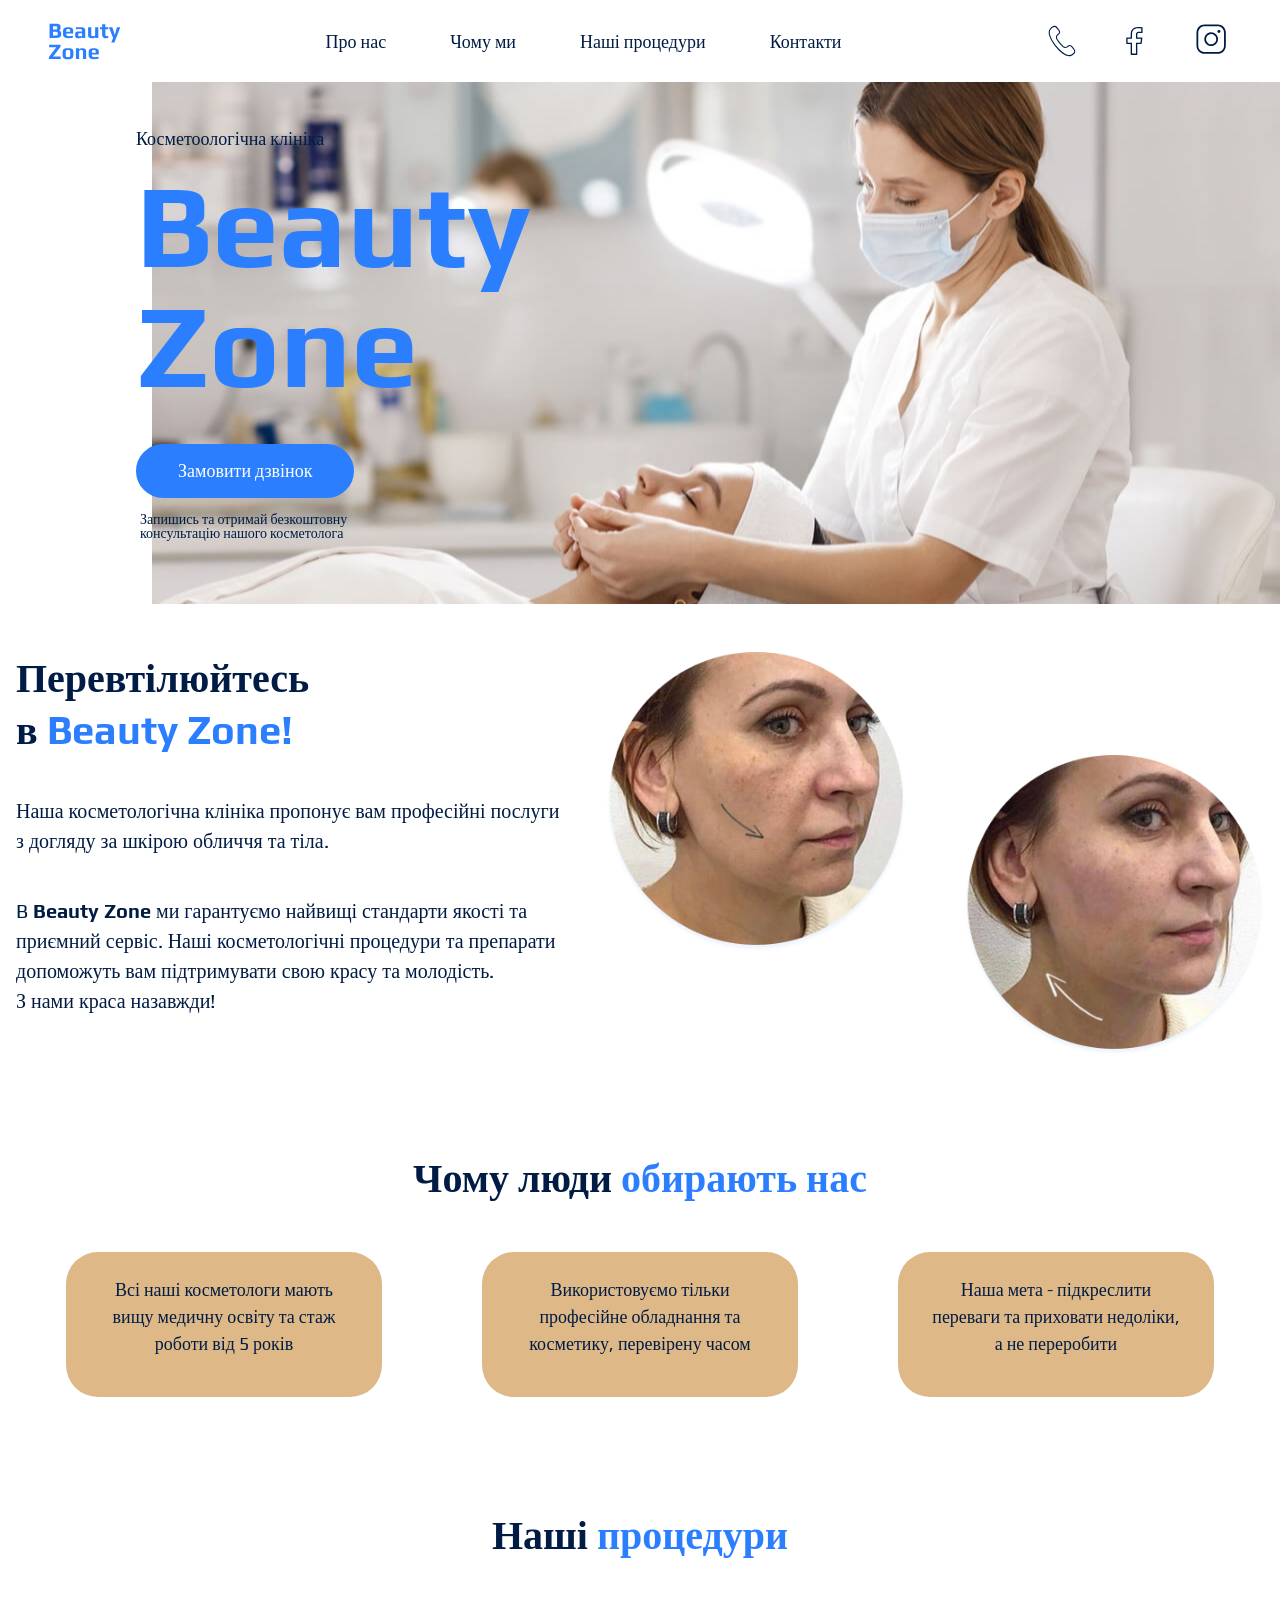
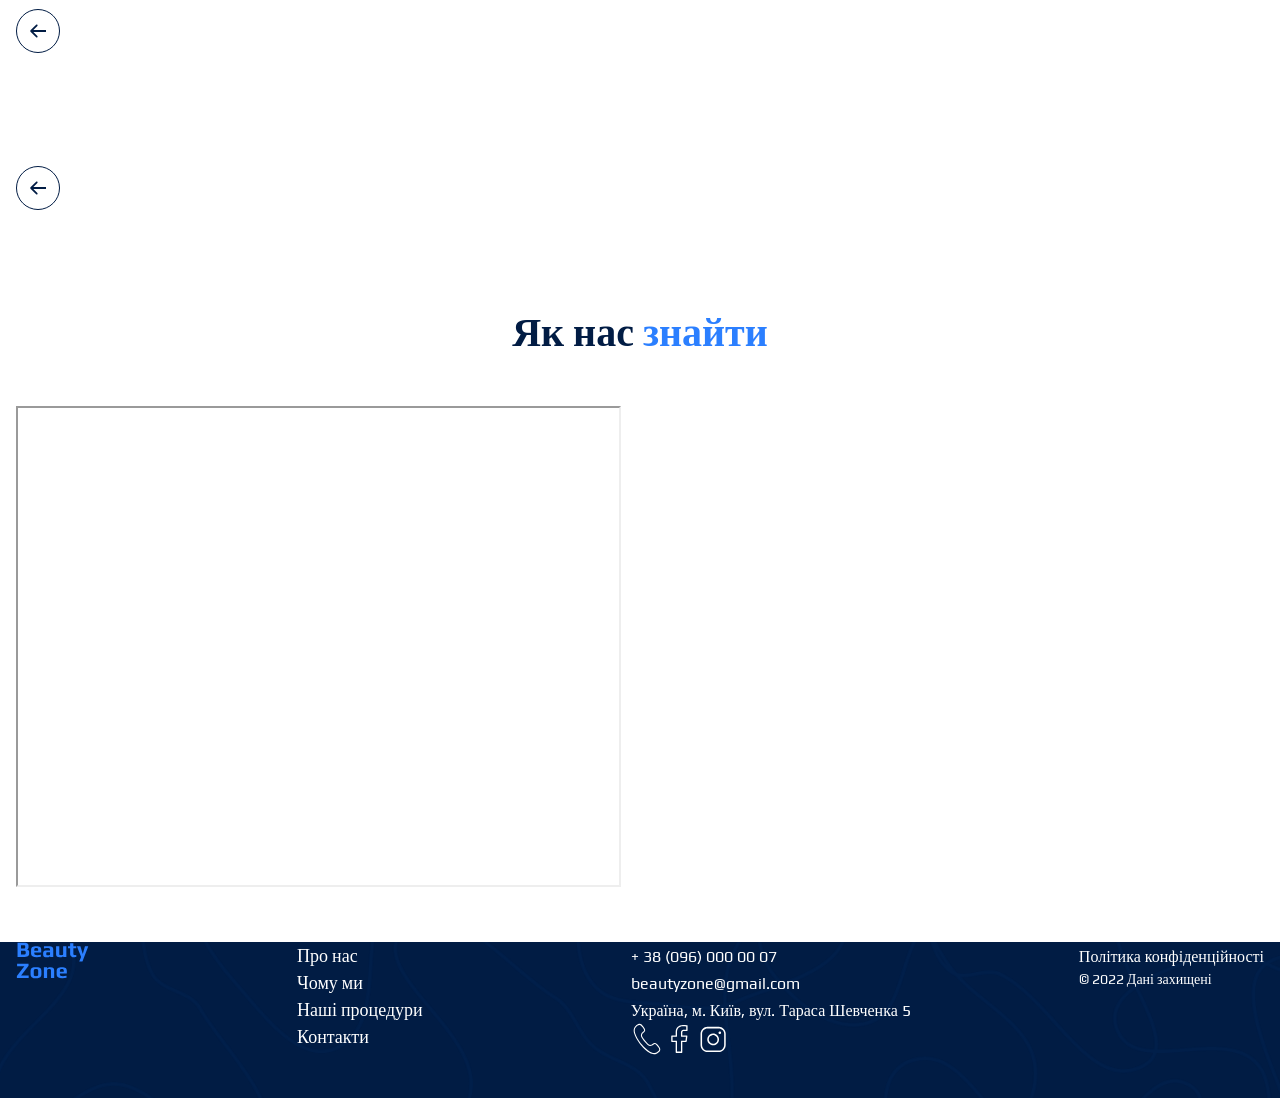
<file: index.html>
<!DOCTYPE html>
<html lang="uk">
  <head>
    <meta charset="UTF-8" />
    <meta name="viewport" content="width=device-width, initial-scale=1.0" />
    <title>Beauty Zone</title>
    <!-- CSS files -->
    <link rel="stylesheet" href="./css/reboot.css" />
    <link rel="stylesheet" href="./css/fonts.css" />
    <link rel="stylesheet" href="/css/style.css" />
  </head>
  <body>
    <header class="header">
      <div class="container">
        <div class="header_container">
          <nav class="head_nav">
            <a href="/">
              <img src="./images/logo.svg" alt="Логотип Beauty Zone" />
            </a>
            <ul class="head_menu">
              <li><a class="link" href="#about_us_section">Про нас</a></li>
              <li><a class="link" href="#why_do_we_section">Чому ми</a></li>
              <li>
                <a class="link" href="#our_procedures_section"
                  >Наші процедури</a
                >
              </li>
              <li><a class="link" href="#contact_section">Контакти</a></li>
            </ul>
            <ul class="head_contacts">
              <li>
                <a href="#">
                  <svg class="head_contact_icons" width="32" height="32">
                    <use href="./images/icons.svg#icon-telephone_icon"></use>
                  </svg>
                </a>
              </li>
              <li>
                <a href="#">
                  <svg class="head_contact_icons" width="32" height="32">
                    <use href="./images/icons.svg#icon-facebook"></use>
                  </svg>
                </a>
              </li>
              <li>
                <a href="#">
                  <svg class="head_contact_icons" width="42" height="42">
                    <use href="./images/icons.svg#icon-instagram"></use>
                  </svg>
                </a>
              </li>
            </ul>
          </nav>
        </div>
      </div>
    </header>
    <main>
      <section class="main_title_section">
        <div class="container">
          <div class="main_container">
            <h4>Косметоологічна клініка</h4>
            <h1 class="hero_title" lang="en">Beauty Zone</h1>
            <button class="main_button" type="button">Замовити дзвінок</button>
            <div class="main_paragraph">
              <p>
                Запишись та отримай безкоштовну консультацію нашого косметолога
              </p>
            </div>
          </div>
        </div>
      </section>
      <section class="about_us_section" id="about_us_section">
        <div class="container">
          <div class="about_us_container">
            <div class="about_us_content">
              <h2 class="about_us_title section_title">
                Перевтілюйтесь в
                <span class="accent_headers" lang="en">Beauty Zone!</span>
              </h2>
              <p class="about_us_text">
                Наша косметологічна клініка пропонує вам професійні послуги з
                догляду за шкірою обличчя та тіла.
              </p>
              <p class="about_us_text">
                B <span class="accent_of_brand" lang="en">Beauty Zone</span> ми
                гарантуємо найвищі стандарти якості та приємний сервіс. Наші
                косметологічні процедури та препарати допоможуть вам
                підтримувати свою красу та молодість. <br />З нами краса
                назавжди!
              </p>
            </div>
            <div class="about_us_images">
              <img
                class="before_mask_img"
                src="./images/Mask_before.jpg"
                alt="Жінка до нанесення маски"
              />
              <img
                class="after_mask_img"
                src="./images/Mask_after.jpg"
                alt="Жінка після нанесенняic маски"
              />
            </div>
          </div>
        </div>
      </section>
      <section class="why_do_we_section" id="why_do_we_section">
        <div class="container">
          <h2 class="why_do_we_title section_title">
            Чому люди <span class="accent_headers">обирають нас</span>
          </h2>
          <ul class="why_do_we_items">
            <li>
              <div class="why_do_we_text">
                <p>
                  Всі наші косметологи мають вищу медичну освіту та стаж роботи
                  від 5 років
                </p>
              </div>
            </li>
            <li>
              <div class="why_do_we_text">
                <p>
                  Використовуємо тільки професійне обладнання та косметику,
                  перевірену часом
                </p>
              </div>
            </li>
            <li>
              <div class="why_do_we_text">
                <p>
                  Наша мета - підкреслити переваги та приховати недоліки, а не
                  переробити
                </p>
              </div>
            </li>
          </ul>
        </div>
      </section>
      <section id="our_procedures_section">
        <div class="container">
          <h2 class="procedures_title section_title">
            Наші <span class="accent_headers">процедури</span>
          </h2>
          <button class="carousel_button" type="button">
            <svg width="16" height="16">
              <use href="./images/icons.svg#icon-Arrow-1"></use>
            </svg>
          </button>
          <ul>
            <li>
              <article>
                <h4 class="article_title">Маски для обличчя</h4>
              </article>
            </li>
            <li>
              <article>
                <h4 class="article_title">Ін'єкції для обличчя</h4>
              </article>
            </li>
            <li>
              <article>
                <h4 class="article_title">Очищення обличчя</h4>
              </article>
            </li>
          </ul>
          <button class="carousel_button" type="button">
            <svg width="16" height="16">
              <use href="./images/icons.svg#icon-Arrow-1"></use>
            </svg>
          </button>
        </div>
      </section>
      <section id="contact_section">
        <div class="container">
          <h2 class="contact_title section_title">
            Як нас <span class="accent_headers">знайти</span>
          </h2>
          <iframe
            src="https://www.google.com/maps/embed?pb=!1m18!1m12!1m3!1d7778.500491057464!2d30.5155271947122!3d50.44210470204632!2m3!1f0!2f0!3f0!3m2!1i1024!2i768!4f13.1!3m3!1m2!1s0x40d4cef8b5f6338d%3A0x25c7f06ad686451c!2z0LHRg9C7LiDQotCw0YDQsNGB0LAg0KjQtdCy0YfQtdC90LrQviwgNSwg0JrQuNC10LIsIDAyMDAw!5e0!3m2!1sru!2sua!4v1706393004597!5m2!1sru!2sua"
            width="605"
            height="481"
            allowfullscreen=""
            loading="lazy"
            referrerpolicy="no-referrer-when-downgrade"
          ></iframe>
        </div>
      </section>
    </main>
    <footer class="footer">
      <div class="container">
        <div class="footer_content">
          <a href="/">
            <img src="./images/logo.svg" alt="Логотип Beauty Zone" />
          </a>
          <nav>
            <ul class="footer_menu">
              <li>
                <a class="foot_menu_list" href="#about_us_section">Про нас</a>
              </li>
              <li>
                <a class="foot_menu_list" href="#why_do_we_section">Чому ми</a>
              </li>
              <li>
                <a class="foot_menu_list" href="#our_procedures_section"
                  >Наші процедури</a
                >
              </li>
              <li>
                <a class="foot_menu_list" href="#contact_section">Контакти</a>
              </li>
            </ul>
          </nav>
          <address>
            <ul>
              <li>
                <a class="address_link" href="tel:+38(096)0000007"
                  >+ 38 (096) 000 00 07</a
                >
              </li>
              <li>
                <a class="address_link" href="mailto:beautyzone@gmail.com"
                  >beautyzone@gmail.com</a
                >
              </li>
              <li>
                <a
                  class="address_link"
                  href="https://maps.app.goo.gl/f5roskzKXoE4J4bq9"
                  target="_blank"
                  >Україна, м. Київ, вул. Тараса Шевченка 5</a
                >
              </li>
              <div class="footer_icon_menu">
                <li>
                  <a href="#">
                    <svg class="address_icon" width="32" height="32">
                      <use href="./images/icons.svg#icon-telephone_icon"></use>
                    </svg>
                  </a>
                </li>
                <li>
                  <a href="#">
                    <svg class="address_icon" width="32" height="32">
                      <use href="./images/icons.svg#icon-facebook"></use>
                    </svg>
                  </a>
                </li>
                <li>
                  <a href="#">
                    <svg class="address_icon" width="36" height="36">
                      <use href="./images/icons.svg#icon-instagram"></use>
                    </svg>
                  </a>
                </li>
              </div>
            </ul>
          </address>
          <div class="foot_confident">
            <a class="address_link" href="#" target="_blank"
              >Політика конфіденційності</a
            >
            <p class="address_copyright">&copy; 2022 Дані захищені</p>
          </div>
        </div>
      </div>
    </footer>
  </body>
</html>
</file>
<file: css/fonts.css>
/* roboto-regular - latin */
@font-face {
  font-display: swap; /* Check https://developer.mozilla.org/en-US/docs/Web/CSS/@font-face/font-display for other options. */
  font-family: "Roboto";
  font-style: normal;
  font-weight: 400;
  src: url("../fonts/roboto-v30-latin-regular.woff2") format("woff2"); /* Chrome 36+, Opera 23+, Firefox 39+, Safari 12+, iOS 10+ */
}
/* roboto-700 - latin */
@font-face {
  font-display: swap; /* Check https://developer.mozilla.org/en-US/docs/Web/CSS/@font-face/font-display for other options. */
  font-family: "Roboto";
  font-style: normal;
  font-weight: 700;
  src: url("../fonts/roboto-v30-latin-700.woff2") format("woff2"); /* Chrome 36+, Opera 23+, Firefox 39+, Safari 12+, iOS 10+ */
}
/* roboto-900 - latin */
@font-face {
  font-display: swap; /* Check https://developer.mozilla.org/en-US/docs/Web/CSS/@font-face/font-display for other options. */
  font-family: "Roboto";
  font-style: normal;
  font-weight: 900;
  src: url("../fonts/roboto-v30-latin-900.woff2") format("woff2"); /* Chrome 36+, Opera 23+, Firefox 39+, Safari 12+, iOS 10+ */
}
/* poppins-300 - latin */
@font-face {
  font-display: swap; /* Check https://developer.mozilla.org/en-US/docs/Web/CSS/@font-face/font-display for other options. */
  font-family: "Poppins";
  font-style: normal;
  font-weight: 300;
  src: url("../fonts/poppins-v20-latin-300.woff2") format("woff2"); /* Chrome 36+, Opera 23+, Firefox 39+, Safari 12+, iOS 10+ */
}
/* poppins-regular - latin */
@font-face {
  font-display: swap; /* Check https://developer.mozilla.org/en-US/docs/Web/CSS/@font-face/font-display for other options. */
  font-family: "Poppins";
  font-style: normal;
  font-weight: 400;
  src: url("../fonts/poppins-v20-latin-regular.woff2") format("woff2"); /* Chrome 36+, Opera 23+, Firefox 39+, Safari 12+, iOS 10+ */
}
/* poppins-700 - latin */
@font-face {
  font-display: swap; /* Check https://developer.mozilla.org/en-US/docs/Web/CSS/@font-face/font-display for other options. */
  font-family: "Poppins";
  font-style: normal;
  font-weight: 700;
  src: url("../fonts/poppins-v20-latin-700.woff2") format("woff2"); /* Chrome 36+, Opera 23+, Firefox 39+, Safari 12+, iOS 10+ */
}
/* poppins-900 - latin */
@font-face {
  font-display: swap; /* Check https://developer.mozilla.org/en-US/docs/Web/CSS/@font-face/font-display for other options. */
  font-family: "Poppins";
  font-style: normal;
  font-weight: 900;
  src: url("../fonts/poppins-v20-latin-900.woff2") format("woff2"); /* Chrome 36+, Opera 23+, Firefox 39+, Safari 12+, iOS 10+ */
}
/* play-regular - latin */
@font-face {
  font-display: swap; /* Check https://developer.mozilla.org/en-US/docs/Web/CSS/@font-face/font-display for other options. */
  font-family: "Play";
  font-style: normal;
  font-weight: 400;
  src: url("../fonts/play-v19-latin-regular.woff2") format("woff2"); /* Chrome 36+, Opera 23+, Firefox 39+, Safari 12+, iOS 10+ */
}
/* play-700 - latin */
@font-face {
  font-display: swap; /* Check https://developer.mozilla.org/en-US/docs/Web/CSS/@font-face/font-display for other options. */
  font-family: "Play";
  font-style: normal;
  font-weight: 700;
  src: url("../fonts/play-v19-latin-700.woff2") format("woff2"); /* Chrome 36+, Opera 23+, Firefox 39+, Safari 12+, iOS 10+ */
}
</file>
<file: css/style.css>
:root {
  --color-primary-lightmain: #2b7fff;
  --color-primary-light: #ffffff;
  --color-primary-dark: #011c44;
  --color-secondary-dark: #4a4a4a;
  --color-secondary-light: #747272;
}
/* Base */

* {
  box-sizing: border-box;
}
body {
  color: var(--color-primary-dark);
  font-family: "Play", "Roboto", "Poppins";
  font-weight: 400;
  line-height: 1.5;
  font-size: 18px;
}
h1,
h2,
h3,
h4,
h5,
h6,
p {
  margin-top: 0;
}
h2 {
  text-align: center;
}
h4 {
  font-weight: normal;
  font-size: 18px;
}
ul {
  list-style-type: none;
}

section {
  padding: 48px 0;
}

.container {
  width: 100%;
  max-width: 1288px;
  margin: 0 auto;
  padding: 0 16px;
}

/* Button */
.main_button {
  padding: 16px 40px;
  color: var(--color-primary-light);
  background-color: var(--color-primary-lightmain);
  border: 2px solid var(--color-primary-lightmain);
  border-radius: 50px;
  margin-bottom: 14px;
}
.main_button:hover {
  color: var(--color-primary-dark);
  background-color: transparent;
  cursor: pointer;
}
/* link */
.link {
  color: var(--color-primary-dark);
}
.link:hover {
  color: var(--color-primary-lightmain);
  text-decoration: none;
}
.head_contact_icons {
  display: flex;
  align-items: center;
  justify-content: center;
  text-align: center;
  fill: var(--color-primary-dark);
}
/* Header */
.header {
  padding: 20px 32px;
}
.header_container {
  display: flex;
}
.head_nav {
  display: flex;
  justify-content: space-between;
  align-items: center;
  flex-grow: 1;
}
.head_menu {
  display: flex;
  gap: 64px;
  margin-bottom: 0;
}
.head_contacts {
  display: flex;
  align-items: center;
  justify-content: center;
  text-align: center;
  margin-bottom: 0;
  gap: 40px;
}
/* Hero_title */
.hero_title {
  color: var(--color-primary-lightmain);
  font-size: 120px;
  margin-bottom: 40px;
}

.main_title_section {
  background-image: url(../images/mian_image.jpg);
  background-repeat: no-repeat;
  background-position: right;
}
.main_title_section p {
  font-size: 14px;
}
.main_container {
  display: block;
  max-width: 530px;
  padding-left: 120px;
  line-height: 1;
}
.main_container h4 {
  margin-bottom: 16px;
}
.main_paragraph {
  max-width: 230px;
  padding: 0 4px;
}

/* Another titles */
.section_title {
  font-size: 40px;
  font-weight: 900;
  line-height: 1.3;
}

/* About us section */

.accent_headers {
  color: var(--color-primary-lightmain);
}
.accent_of_brand {
  font-weight: bold;
}
.about_us_section h2 {
  text-align: left;
  max-width: 300px;
  margin-bottom: 40px;
}
.about_us_title {
  margin-bottom: 40px;
}
.about_us_container {
  display: flex;
  justify-content: space-between;
  gap: 40px;
}
.about_us_content {
  max-width: 550px;
}
.about_us_container img {
  max-width: 300px;
}
.about_us_images {
  position: relative;
  display: flex;
  flex-grow: 1;
}
.before_mask_img {
  position: absolute;
  left: 0;
  top: 0;
}
.after_mask_img {
  position: absolute;
  right: 0;
  bottom: 0;
}

.about_us_text {
  margin-bottom: 40px;
  font-size: 20px;
}
/* Why do we section */

.why_do_we_section p {
  font-size: 18px;
}
.why_do_we_title {
  margin-bottom: 48px;
}
.why_do_we_items {
  display: flex;
  justify-content: space-around;
  padding: 0;
}
.why_do_we_text {
  background-color: burlywood;
  max-width: 316px;
  height: fit-content;
  border-radius: 32px;
  text-align: center;
  padding: 24px 32px;
}
/* Our procedurs section */
.article_title {
  color: var(--color-primary-light);
  font-size: 18px;
}
.procedures_title {
  margin-bottom: 48px;
}
.carousel_button {
  display: flex;
  align-items: center;
  justify-content: center;
  width: 44px;
  height: 44px;
  padding: 0;
  fill: var(--color-primary-dark);
  background-color: transparent;
  border-radius: 50%;
  border: 1px solid var(--color-primary-dark);
  cursor: pointer;
}
.carousel_button:hover {
  background-color: var(--color-primary-lightmain);
  border: 1px solid var(--color-primary-light);
  fill: var(--color-primary-light);
}

/* Contact section */

.contact_title {
  margin-bottom: 48px;
}
/* footer */
.footer {
  background-color: var(--color-primary-dark);
  background-image: url(../images/background_footer.png);
  background-repeat: no-repeat;
  background-position: center;
  background-size: cover;
  color: var(--color-primary-light);
}
.address_link {
  color: var(--color-primary-dark);
  font-size: 16px;
  font-weight: 300;
  text-decoration: none;
  color: var(--color-primary-light);
}
.address_link:hover {
  color: var(--color-primary-lightmain);
  text-decoration: none;
}
.address_copyright {
  font-size: 14px;
  color: var(--color-primary-light);
}
.footer_menu a {
  color: var(--color-primary-light);
}
.footer_content {
  display: flex;
  justify-content: space-between;
}
.foot_menu_list:hover {
  color: var(--color-primary-lightmain);
  text-decoration: none;
}
.footer_icon_menu {
  display: flex;
}
.address_icon {
  fill: var(--color-primary-light);
}
</file>
<file: css/reboot.css>
/*
Reboot
Normalization of HTML elements, manually forked from Normalize.css to remove styles targeting irrelevant browsers while applying new styles.
Normalize is licensed MIT. https://github.com/necolas/normalize.css
* Bootstrap v4.0.0-beta (https://getbootstrap.com)
 * Copyright 2011-2017 The Bootstrap Authors
 * Copyright 2011-2017 Twitter, Inc.
 * Licensed under MIT (https://github.com/twbs/bootstrap/blob/master/LICENSE)
*/
/*
Document
1. Change from `box-sizing: content-box` so that `width` is not affected by `padding` or `border`.
2. Change the default font family in all browsers.
3. Correct the line height in all browsers.
4. Prevent adjustments of font size after orientation changes in IE on Windows Phone and in iOS.
5. Setting @viewport causes scrollbars to overlap content in IE11 and Edge, so we force a non-overlapping, non-auto-hiding scrollbar to counteract.
6. Change the default tap highlight to be completely transparent in iOS.
*/
*,
*::before,
*::after {
  box-sizing: border-box; /* 1 */
}
html {
  font-family: sans-serif; /* 2 */
  line-height: 1.15; /* 3 */
  -webkit-text-size-adjust: 100%; /* 4 */
  -ms-text-size-adjust: 100%; /* 4 */
  -ms-overflow-style: scrollbar; /* 5 */
  -webkit-tap-highlight-color: transparent; /* 6 */
}
/* IE10+ doesn't honor `<meta name="viewport">` in some cases. */
@-ms-viewport {
  width: device-width;
}
/* stylelint-disable selector-list-comma-newline-after
Shim for "new" HTML5 structural elements to display correctly (IE10, older browsers) */
article, aside, dialog, figcaption, figure, footer, header, hgroup, main, nav, section {
  display: block;
}
/*
Body
1. Remove the margin in all browsers.
2. As a best practice, apply a default `background-color`.
3. Set an explicit initial text-align value so that we can later use the `inherit` value on things like `<th>` elements.
*/
body {
  margin: 0; /* 1 */
  font-family: -apple-system, BlinkMacSystemFont, "Segoe UI", Roboto, "Helvetica Neue", Arial, sans-serif, "Apple Color Emoji", "Segoe UI Emoji", "Segoe UI Symbol";
  font-size: 1rem;
  font-weight: normal;
  line-height: 1.5;
  color: #212529;
  text-align: left; /* 3 */
  background-color: #fff; /* 2 */
}
/*
Suppress the focus outline on elements that cannot be accessed via keyboard.
This prevents an unwanted focus outline from appearing around elements that might still respond to pointer events.
Credit: https://github.com/suitcss/base
*/
[tabindex="-1"]:focus {
  outline: none !important;
}
/* 
Content grouping
1. Add the correct box sizing in Firefox.
2. Show the overflow in Edge and IE.
*/
hr {
  box-sizing: content-box; /* 1 */
  height: 0; /* 1 */
  overflow: visible; /* 2 */
}
/* 
Typography
*/
/* 
Remove top margins from headings
By default, `<h1>`-`<h6>` all receive top and bottom margins. We nuke the top margin for easier control within type scales as it avoids margin collapsing.
*/
h1, h2, h3, h4, h5, h6 {
  margin-top: 0;
  margin-bottom: .5rem;
}
/*
Reset margins on paragraphs
Similarly, the top margin on `<p>`s get reset. However, we also reset the bottom margin to use `rem` units instead of `em`.
*/
p {
  margin-top: 0;
  margin-bottom: 1rem;
}
/*
Abbreviations
1. Remove the bottom border in Firefox 39-.
2. Add the correct text decoration in Chrome, Edge, IE, Opera, and Safari.
3. Add explicit cursor to indicate changed behavior.
4. Duplicate behavior to the data-* attribute for our tooltip plugin
*/
abbr[title],
abbr[data-original-title] { /* 4 */
  text-decoration: underline; /* 2 */
  -webkit-text-decoration: underline dotted; /* 2 */
          text-decoration: underline dotted; /* 2 */
  cursor: help; /* 3 */
  border-bottom: 0; /* 1 */
}
address {
  margin-bottom: 1rem;
  font-style: normal;
  line-height: inherit;
}
ol,
ul,
dl {
  margin-top: 0;
  margin-bottom: 1rem;
}
ol ol,
ul ul,
ol ul,
ul ol {
  margin-bottom: 0;
}
dt {
  font-weight: bold;
}
dd {
  margin-bottom: .5rem;
  margin-left: 0; /* Undo browser default */
}
blockquote {
  margin: 0 0 1rem;
}
dfn {
  font-style: italic; /* Add the correct font style in Android 4.3- */
}
b,
strong {
  font-weight: bolder; /* Add the correct font weight in Chrome, Edge, and Safari */
}
small {
  font-size: 80%; /* Add the correct font size in all browsers */
}
sub,
sup {
  position: relative;
  font-size: 75%;
  line-height: 0;
  vertical-align: baseline;
}
sub {
  bottom: -.25em;
}
sup {
  top: -.5em;
}
/*
Links
*/
a {
  color: #007bff;
  text-decoration: none;
  background-color: transparent; /* Remove the gray background on active links in IE 10. */
  -webkit-text-decoration-skip: objects; /* Remove gaps in links underline in iOS 8+ and Safari 8+. */
}
a:hover {
  color: #0056b3;
  text-decoration: underline;
}
/*
And undo these styles for placeholder links/named anchors (without href) which have not been made explicitly keyboard-focusable (without tabindex). It would be more straightforward to just use a[href] in previous block, but that causes specificity issues in many other styles that are too complex to fix.
See https://github.com/twbs/bootstrap/issues/19402
*/
a:not([href]):not([tabindex]) {
  color: inherit;
  text-decoration: none;
}
a:not([href]):not([tabindex]):focus, a:not([href]):not([tabindex]):hover {
  color: inherit;
  text-decoration: none;
}
a:not([href]):not([tabindex]):focus {
  outline: 0;
}
/*
Code
*/
pre,
code,
kbd,
samp {
  font-family: monospace, monospace; /* Correct the inheritance and scaling of font size in all browsers. */
  font-size: 1em; /* Correct the odd `em` font sizing in all browsers. */
}
pre {
  /* Remove browser default top margin */
  margin-top: 0;
  /* Reset browser default of `1em` to use `rem`s */    
  margin-bottom: 1rem; 
  /* Don't allow content to break outside */    
  overflow: auto;
  /* We have @viewport set which causes scrollbars to overlap content in IE11 and Edge, so we force a non-overlapping, non-auto-hiding scrollbar to counteract. */      
  -ms-overflow-style: scrollbar;
}
/*
Figures
*/
figure {
  /* Apply a consistent margin strategy (matches our type styles). */
  margin: 0 0 1rem;
}
/*
Images and content
*/
img {
  vertical-align: middle;
  border-style: none; /* Remove the border on images inside links in IE 10-. */
}
svg:not(:root) {
  overflow: hidden; /* Hide the overflow in IE */
}
/*
Avoid 300ms click delay on touch devices that support the `touch-action` CSS property.
In particular, unlike most other browsers, IE11+Edge on Windows 10 on touch devices and IE Mobile 10-11 DON'T remove the click delay when `<meta name="viewport" content="width=device-width">` is present. However, they DO support removing the click delay via `touch-action: manipulation`.
See:
* https://getbootstrap.com/docs/4.0/content/reboot/#click-delay-optimization-for-touch
* https://caniuse.com/#feat=css-touch-action
*  https://patrickhlauke.github.io/touch/tests/results/#suppressing-300ms-delay
*/
a,
area,
button,
[role="button"],
input:not([type=range]),
label,
select,
summary,
textarea {
  -ms-touch-action: manipulation;
      touch-action: manipulation;
}
/*
Tables
*/
table {
  border-collapse: collapse; /* Prevent double borders */
}
caption {
  padding-top: 0.75rem;
  padding-bottom: 0.75rem;
  color: #868e96;
  text-align: left;
  caption-side: bottom;
}
th {
  /* Matches default `<td>` alignment by inheriting from the `<body>`, or the closest parent with a set `text-align`. */
  text-align: inherit;
}
/*
Forms
*/
label {
  /* Allow labels to use `margin` for spacing. */
  display: inline-block;
  margin-bottom: .5rem;
}
/*
Remove the default `border-radius` that macOS Chrome adds.
Details at https://github.com/twbs/bootstrap/issues/24093
*/
button {
  border-radius: 0;
}
/*
Work around a Firefox/IE bug where the transparent `button` background results in a loss of the default `button` focus styles.
Credit: https://github.com/suitcss/base/
*/
button:focus {
  outline: 1px dotted;
  outline: 5px auto -webkit-focus-ring-color;
}
input,
button,
select,
optgroup,
textarea {
  margin: 0; /* Remove the margin in Firefox and Safari */
  font-family: inherit;
  font-size: inherit;
  line-height: inherit;
}
button,
input {
  overflow: visible; /* Show the overflow in Edge */
}
button,
select {
  text-transform: none; /* Remove the inheritance of text transform in Firefox */
}
/*
1. Prevent a WebKit bug where (2) destroys native `audio` and `video` controls in Android 4.
2. Correct the inability to style clickable types in iOS and Safari.
*/
button,
html [type="button"],
[type="reset"],
[type="submit"] {
  -webkit-appearance: button;
}
/*
Remove inner border and padding from Firefox, but don't restore the outline like Normalize.
*/
button::-moz-focus-inner,
[type="button"]::-moz-focus-inner,
[type="reset"]::-moz-focus-inner,
[type="submit"]::-moz-focus-inner {
  padding: 0;
  border-style: none;
}
input[type="radio"],
input[type="checkbox"] {
  box-sizing: border-box; /* 1. Add the correct box sizing in IE 10- */
  padding: 0; /* 2. Remove the padding in IE 10- */
}
input[type="date"],
input[type="time"],
input[type="datetime-local"],
input[type="month"] {
  /* 
  Remove the default appearance of temporal inputs to avoid a Mobile Safari bug where setting a custom line-height prevents text from being vertically centered within the input.
  
  See https://bugs.webkit.org/show_bug.cgi?id=139848
  and https://github.com/twbs/bootstrap/issues/11266
  */
  -webkit-appearance: listbox;
}
textarea {
  overflow: auto; /* Remove the default vertical scrollbar in IE. */
  /* Textareas should really only resize vertically so they don't break their (horizontal) containers. */
  resize: vertical;
}
fieldset {
  /* 
  Browsers set a default `min-width: min-content;` on fieldsets, unlike e.g. `<div>`s, which have `min-width: 0;` by default. So we reset that to ensure fieldsets behave more like a standard block element.
  
  See https://github.com/twbs/bootstrap/issues/12359
  and https://html.spec.whatwg.org/multipage/#the-fieldset-and-legend-elements  
  */
  min-width: 0;
  /* Reset the default outline behavior of fieldsets so they don't affect page layout. */
  padding: 0;
  margin: 0;
  border: 0;
}
/*
1. Correct the text wrapping in Edge and IE.
2. Correct the color inheritance from `fieldset` elements in IE.
*/
legend {
  display: block;
  width: 100%;
  max-width: 100%; /* 1 */
  padding: 0;
  margin-bottom: .5rem;
  font-size: 1.5rem;
  line-height: inherit;
  color: inherit; /* 2 */
  white-space: normal; /* 1 */
}
progress {
  vertical-align: baseline; /* Add the correct vertical alignment in Chrome, Firefox, and Opera. */
}
/* 
Correct the cursor style of increment and decrement buttons in Chrome.
*/
[type="number"]::-webkit-inner-spin-button,
[type="number"]::-webkit-outer-spin-button {
  height: auto;
}
[type="search"] {
  /* 
  This overrides the extra rounded corners on search inputs in iOS so that our `.form-control` class can properly style them. Note that this cannot simply be added to `.form-control` as it's not specific enough. 
  
  For details, see https://github.com/twbs/bootstrap/issues/11586.
  */    
  outline-offset: -2px;
  -webkit-appearance: none;
}
/*
Remove the inner padding and cancel buttons in Chrome and Safari on macOS.
*/
[type="search"]::-webkit-search-cancel-button,
[type="search"]::-webkit-search-decoration {
  -webkit-appearance: none;
}
/*
1. Correct the inability to style clickable types in iOS and Safari.
2. Change font properties to `inherit` in Safari.
*/
::-webkit-file-upload-button {
  font: inherit;
  -webkit-appearance: button;
}
/*
Correct element displays
*/
output {
  display: inline-block;
}
summary {
  display: list-item; /* Add the correct display in all browsers */
}
template {
  display: none; /* Add the correct display in IE */
}
/* 
Always hide an element with the `hidden` HTML attribute (from PureCSS).
Needed for proper display in IE 10-.
*/
[hidden] {
  display: none !important;
}
</file>
